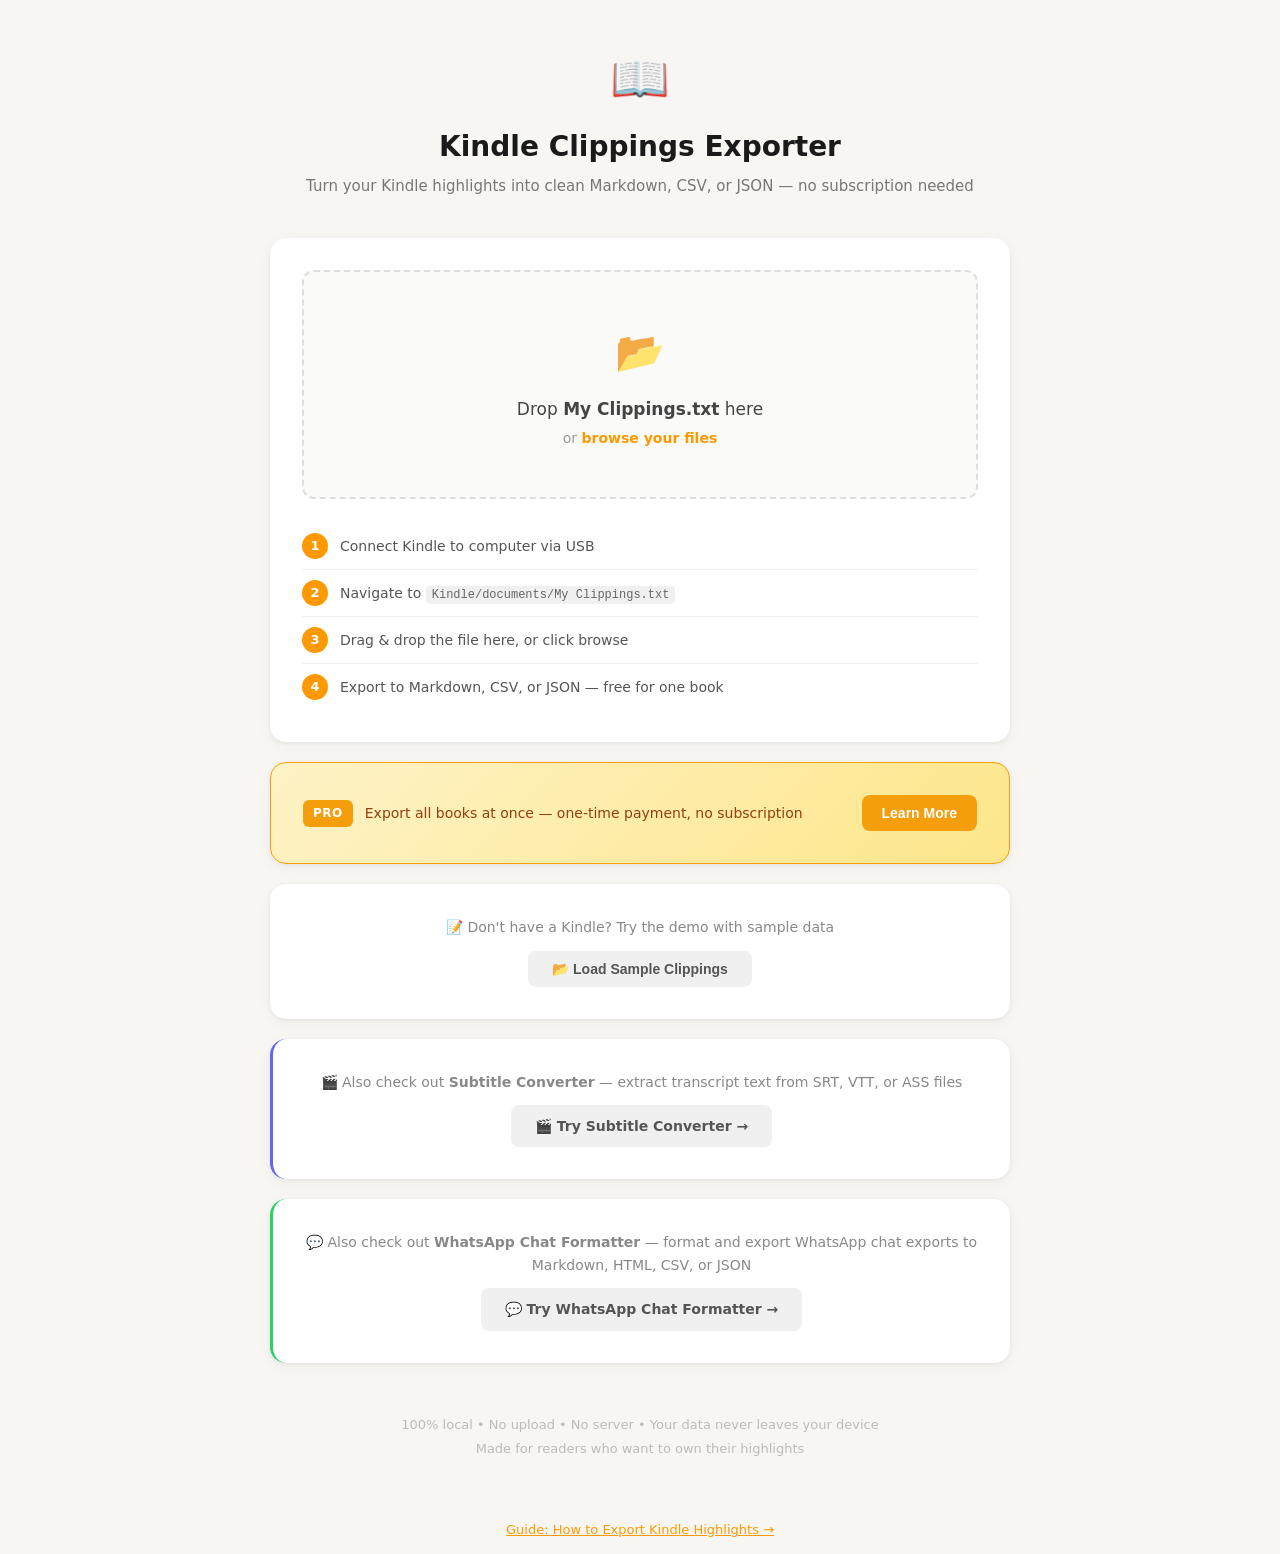
<file: index.html>
﻿<!DOCTYPE html>
<html lang="en">
<head>
<meta charset="UTF-8">
<meta name="viewport" content="width=device-width, initial-scale=1.0">
<title>Kindle Highlights Exporter - Export Kindle Clippings to Markdown, CSV, JSON</title>
<meta name="description" content="Export your Kindle highlights and notes to Markdown, CSV, or JSON. 100% in your browser. No upload, no server, no subscription. Free for single-book export.">
<meta name="keywords" content="Kindle highlights export, Kindle clippings, My Clippings.txt, export Kindle notes, Kindle highlight manager, Kindle to Markdown, Kindle to CSV, Kindle notebook export">
<meta property="og:title" content="Kindle Highlights Exporter - Free Online Tool">
<meta property="og:description" content="Export your Kindle highlights to Markdown, CSV, or JSON. 100% offline, no subscription.">
<meta property="og:image" content="https://xueboyang1985.github.io/kindle-exporter/og-image.png">
<meta property="og:type" content="website">
<meta property="og:url" content="https://xueboyang1985.github.io/kindle-exporter/">
<meta name="twitter:card" content="summary_large_image">
<meta name="twitter:title" content="Kindle Highlights Exporter - Free Online Tool">
<meta name="twitter:description" content="Export your Kindle highlights to Markdown, CSV, or JSON. 100% offline, no subscription.">
<link rel="canonical" href="https://xueboyang1985.github.io/kindle-exporter/">
<link rel="stylesheet" href="style.css">
<script type="application/ld+json">
{
  "@context": "https://schema.org",
  "@type": "SoftwareApplication",
  "name": "Kindle Highlights Exporter",
  "url": "https://xueboyang1985.github.io/kindle-exporter/",
  "applicationCategory": "UtilityApplication",
  "operatingSystem": "All",
  "description": "Export your Kindle highlights and notes to Markdown, CSV, or JSON. 100% free, no upload required.",
  "offers": {
    "@type": "Offer",
    "price": "0",
    "priceCurrency": "USD"
  },
  "author": {
    "@type": "Person",
    "name": "xuebo8"
  }
}
</script>
<script type="application/ld+json">
{
  "@context": "https://schema.org",
  "@type": "FAQPage",
  "mainEntity": [{
    "@type": "Question",
    "name": "How do I export my Kindle highlights?",
    "acceptedAnswer": {
      "@type": "Answer",
      "text": "Connect your Kindle to your computer via USB, find the 'My Clippings.txt' file in the Kindle/documents/ folder, and drag it onto this page. Your highlights will be extracted instantly."
    }
  }, {
    "@type": "Question",
    "name": "Is this tool free?",
    "acceptedAnswer": {
      "@type": "Answer",
      "text": "Yes, single-book export is completely free. PRO version ($9.99 one-time) unlocks unlimited books and priority support."
    }
  }, {
    "@type": "Question",
    "name": "Are my highlights uploaded to a server?",
    "acceptedAnswer": {
      "@type": "Answer",
      "text": "No. All processing happens locally in your browser. Your data never leaves your device."
    }
  }, {
    "@type": "Question",
    "name": "What formats can I export to?",
    "acceptedAnswer": {
      "@type": "Answer",
      "text": "You can export to Markdown (.md), CSV (.csv), or JSON (.json)."
    }
  }]
}
</script>
</head>
<body>
<div class="container">
  <div class="header">
    <div class="logo">📖</div>
    <h1>Kindle Clippings Exporter</h1>
    <p class="subtitle">Turn your Kindle highlights into clean Markdown, CSV, or JSON — no subscription needed</p>
    <p class="back-link" id="home-link" style="display:none;"><a href="#" id="btn-back">← Upload a different file</a></p>
  </div>

  <div class="card upload-card" id="upload-card">
    <div class="upload-zone" id="drop-zone">
      <div class="upload-icon">📂</div>
      <p class="upload-text">Drop <strong>My Clippings.txt</strong> here</p>
      <p class="upload-hint">or <a href="#" id="click-upload">browse your files</a></p>
      <input type="file" id="file-input" accept=".txt" hidden>
    </div>
    <div class="steps">
      <div class="step">
        <span class="step-num">1</span>
        <span>Connect Kindle to computer via USB</span>
      </div>
      <div class="step">
        <span class="step-num">2</span>
        <span>Navigate to <code>Kindle/documents/My Clippings.txt</code></span>
      </div>
      <div class="step">
        <span class="step-num">3</span>
        <span>Drag & drop the file here, or click browse</span>
      </div>
      <div class="step">
        <span class="step-num">4</span>
        <span>Export to Markdown, CSV, or JSON — free for one book</span>
      </div>
    </div>
  </div>

  <!-- Results -->
  <div class="card results-card" id="results-card" style="display:none;">
    <div class="results-header">
      <h2 id="book-count">0 books</h2>
      <p id="highlight-count">0 highlights</p>
      <div class="results-actions">
        <button class="btn btn-export" data-format="md">📄 Export as Markdown</button>
        <button class="btn btn-export" data-format="csv">📊 Export as CSV</button>
        <button class="btn btn-export" data-format="json">📦 Export as JSON</button>
      </div>
      <p class="free-hint">Free exports only include the first book. <a href="#" id="btn-show-pro">Upgrade to PRO</a> for all books.</p>
    </div>
    <div class="book-list" id="book-list"></div>
  </div>

  <!-- PRO upsell -->
  <div class="card pro-card" id="pro-card">
    <div class="pro-header">
      <span class="pro-badge-large">PRO</span>
      <span>Export all books at once — one-time payment, no subscription</span>
      <button class="btn btn-pro" id="btn-show-pro2">Learn More</button>
    </div>
  </div>

  <!-- Sample data -->
  <div class="card example-card">
    <p class="example-text">📝 Don't have a Kindle? Try the demo with sample data</p>
    <button class="btn btn-sample" id="load-sample">📂 Load Sample Clippings</button>
  </div>

  <!-- Cross-promotion -->
  <div class="card example-card" style="border-left: 3px solid #6366f1;">
    <p class="example-text">🎬 Also check out <strong>Subtitle Converter</strong> — extract transcript text from SRT, VTT, or ASS files</p>
    <a href="https://xueboyang1985.github.io/subtitle-converter/" target="_blank" class="btn btn-sample" style="text-decoration:none;display:inline-block;">🎬 Try Subtitle Converter →</a>
  </div>
  <div class="card example-card" style="border-left: 3px solid #25d366;">
    <p class="example-text">💬 Also check out <strong>WhatsApp Chat Formatter</strong> — format and export WhatsApp chat exports to Markdown, HTML, CSV, or JSON</p>
    <a href="https://xueboyang1985.github.io/whatsapp-chat-formatter/" target="_blank" class="btn btn-sample" style="text-decoration:none;display:inline-block;">💬 Try WhatsApp Chat Formatter →</a>
  </div>


  <div class="footer">
    <p>100% local &bull; No upload &bull; No server &bull; Your data never leaves your device</p>
    <p class="footer-small">Made for readers who want to own their highlights</p>
  </div>
</div>

<!-- PRO Modal -->
<div class="modal-overlay" id="pro-modal" style="display:none;">
  <div class="modal">
    <button class="modal-close" id="modal-close">✕</button>
    <h2>🔓 Upgrade to PRO</h2>
    <table class="compare-table">
      <tr><th>Feature</th><th>Free</th><th>PRO</th></tr>
      <tr><td>Books exported</td><td>1 book</td><td>Unlimited</td></tr>
      <tr><td>Export formats</td><td>Markdown, CSV, JSON</td><td>Markdown, CSV, JSON</td></tr>
      <tr><td>Notes included</td><td>✅</td><td>✅</td></tr>
      <tr><td>100% local (no upload)</td><td>✅</td><td>✅</td></tr>
      <tr><td>Priority support</td><td>—</td><td>✅</td></tr>
    </table>
    <p class="pro-price">$9.99 <span class="pro-price-sub">one-time payment · 3 devices</span></p>
    <p style="text-align:center;margin-bottom:12px;"><a href="javascript:void(0)" data-gumroad="https://xuebo8.gumroad.com/l/iwropv" class="btn btn-pro" style="text-decoration:none;display:inline-block;" id="btn-buy-pro">🛒 Buy a PRO Key</a></p>
    <div class="license-row">
      <input type="text" id="pro-key-input" placeholder="Enter PRO key">
      <button class="btn btn-pro" id="btn-activate">Activate</button>
    </div>
    <p class="pro-hint">Each key works on up to 3 devices · <a href="guide.html">User Guide & FAQ</a>        <p class="example-text">🔐 Also check out <strong>Password Generator</strong> — create strong, secure passwords instantly</p>
        <a href="https://xueboyang1985.github.io/password-generator/" target="_blank" class="btn btn-sample" style="text-decoration:none;display:inline-block;padding:6px 14px;background:#6366f1;color:white;border-radius:6px;font-size:13px;font-weight:500;">Try Password Generator →</a>
        <p class="example-text">📱 Also check out <strong>QR Code Generator</strong> — generate QR codes for URLs, text, WiFi and more</p>
        <a href="https://xueboyang1985.github.io/qr-code-generator/" target="_blank" class="btn btn-sample" style="text-decoration:none;display:inline-block;padding:6px 14px;background:#6366f1;color:white;border-radius:6px;font-size:13px;font-weight:500;">Try QR Code Generator →</a>
</p>
  </div>
</div>

<p style="text-align:center;margin-bottom:12px;"><a href="blog/export-kindle-highlights.html" style="color:#ff9900;font-size:13px;">Guide: How to Export Kindle Highlights →</a></p>
<script src="parser.js"></script>
<script src="app.js"></script>
<script src="https://gumroad.com/js/gumroad.js"></script>
</body>
</html>
</file>
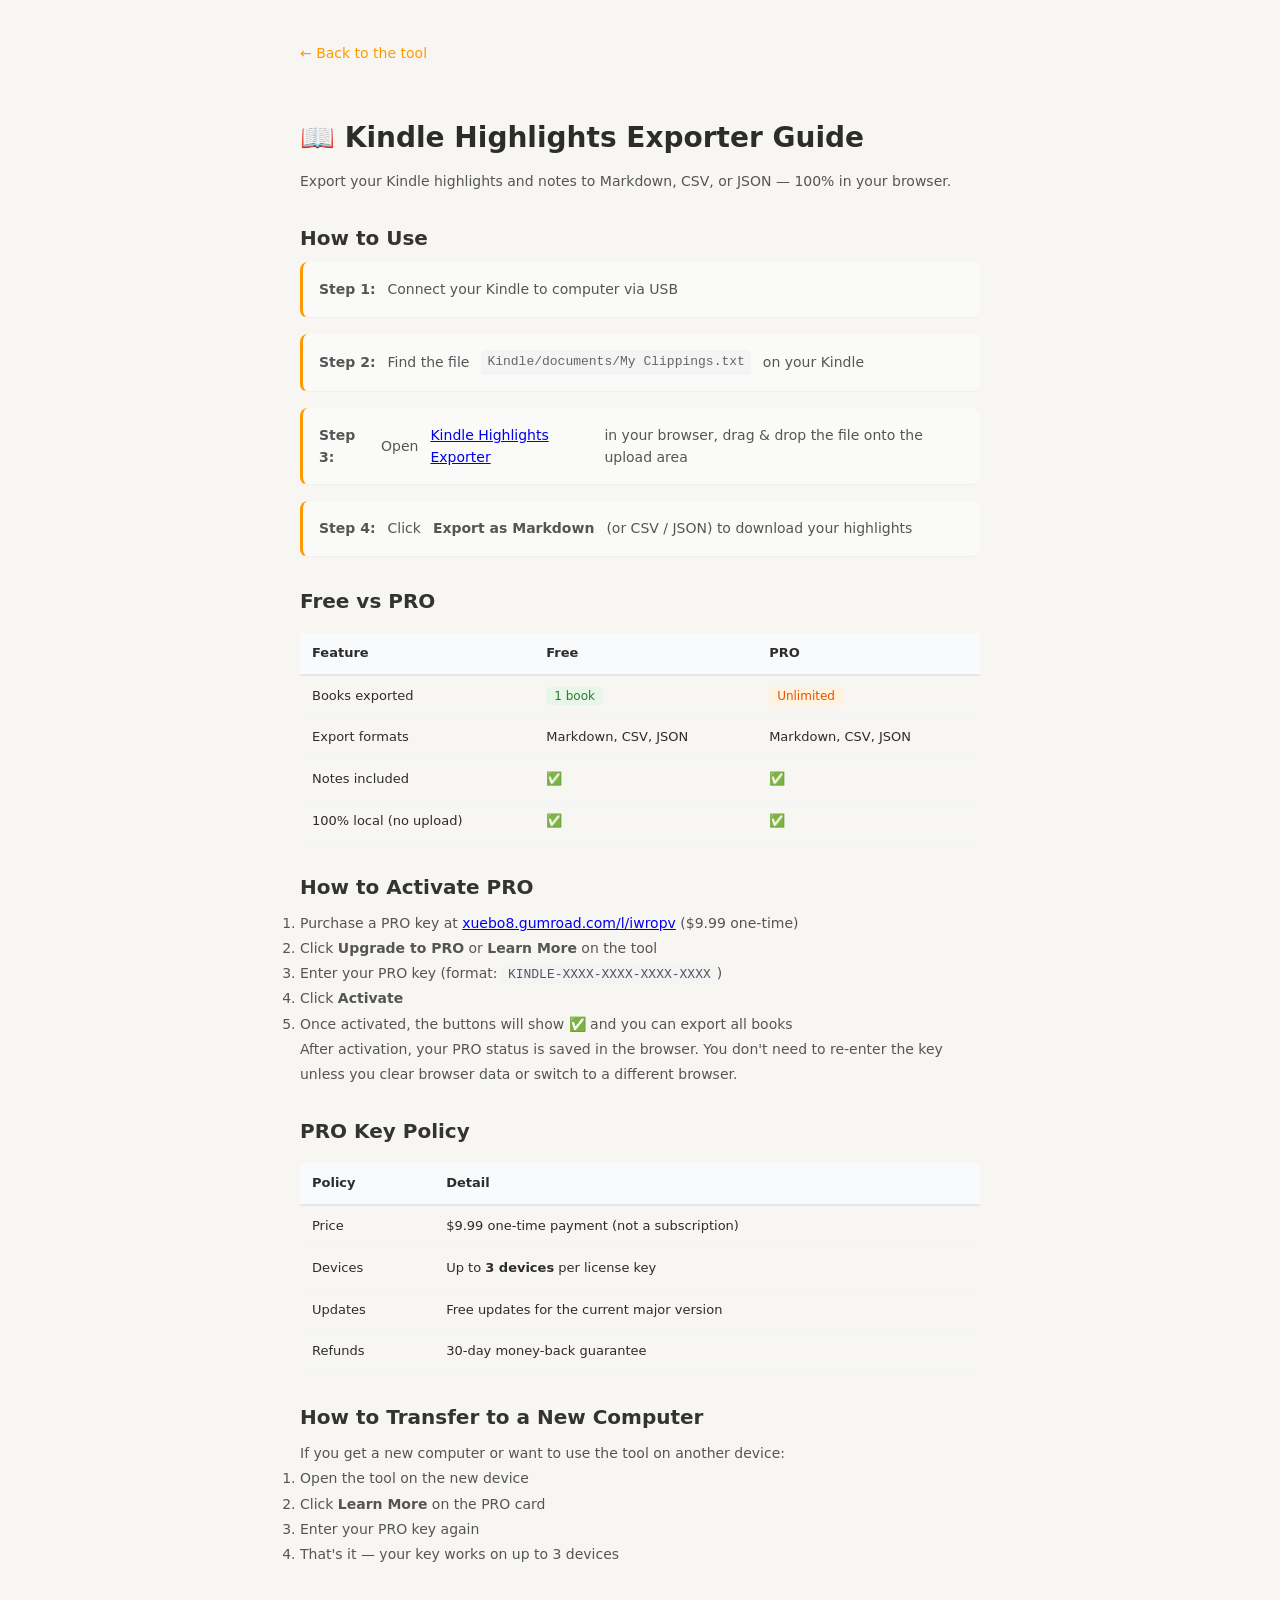
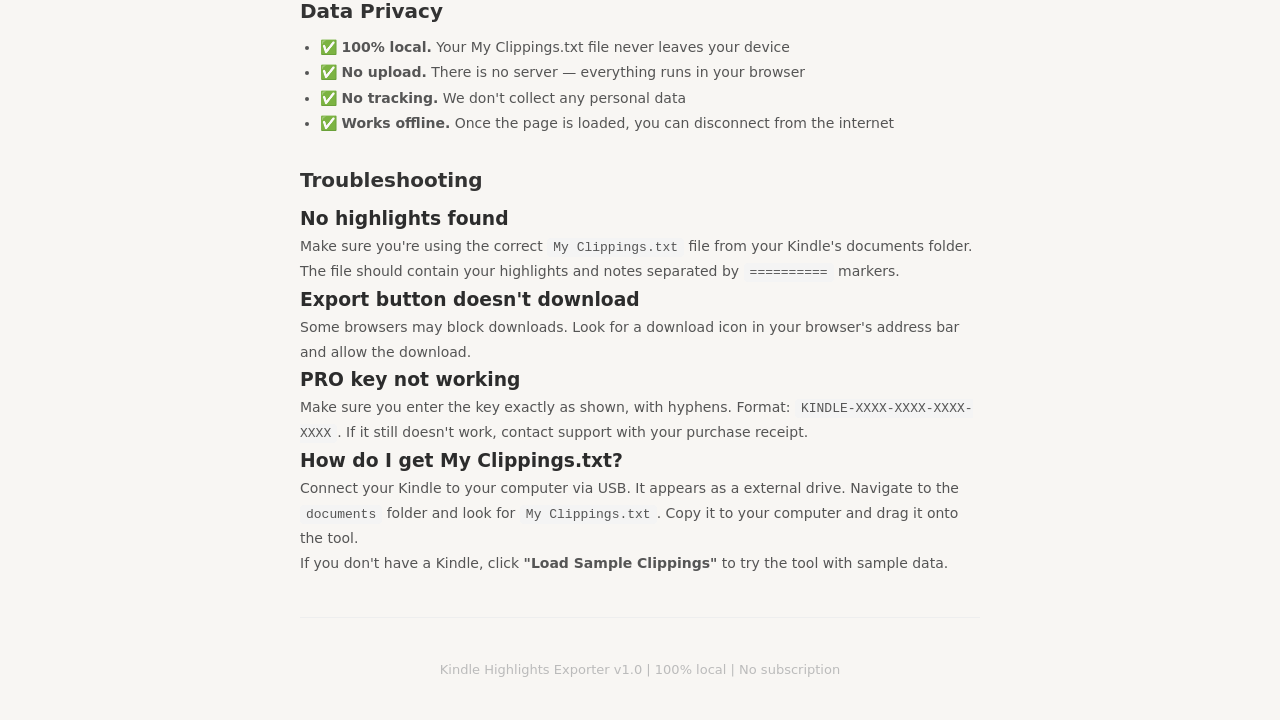
<file: guide.html>
<!DOCTYPE html>
<html lang="en">
<head>
<meta charset="UTF-8">
<meta name="viewport" content="width=device-width, initial-scale=1.0">
<title>User Guide - Kindle Highlights Exporter</title>
<meta name="description" content="Learn how to export your Kindle highlights and notes to Markdown, CSV, or JSON. Step-by-step guide for Kindle Clippings export. 100% free, no upload required.">
<meta name="keywords" content="Kindle highlights export guide, My Clippings.txt tutorial, export Kindle notes, Kindle to Markdown guide">
<meta property="og:title" content="User Guide - Kindle Highlights Exporter">
<meta property="og:description" content="Step-by-step guide to export your Kindle highlights to Markdown, CSV, or JSON. 100% offline browser tool.">
<meta property="og:image" content="https://xueboyang1985.github.io/kindle-exporter/og-image.png">
<meta property="og:type" content="website">
<meta property="og:url" content="https://xueboyang1985.github.io/kindle-exporter/guide.html">
<meta name="twitter:card" content="summary_large_image">
<meta name="twitter:title" content="User Guide - Kindle Highlights Exporter">
<meta name="twitter:description" content="Step-by-step guide to export Kindle highlights to Markdown, CSV, or JSON. 100% offline.">
<link rel="canonical" href="https://xueboyang1985.github.io/kindle-exporter/guide.html">
<link rel="stylesheet" href="style.css">
<style>
.guide { max-width: 720px; margin: 0 auto; padding: 40px 20px; }
.guide h1 { font-size: 28px; margin: 32px 0 8px; }
.guide h2 { font-size: 20px; margin: 28px 0 8px; color: #333; }
.guide p, .guide li { font-size: 14px; line-height: 1.8; color: #555; }
.guide ul { padding-left: 20px; }
.guide code { background: #f4f4f4; padding: 2px 6px; border-radius: 4px; font-size: 13px; }
.guide .step { margin-bottom: 16px; padding: 16px; background: #fafaf8; border-radius: 8px; border-left: 3px solid #ff9900; }
.guide .back { margin-bottom: 20px; display: inline-block; color: #ff9900; text-decoration: none; font-size: 14px; }
.guide .back:hover { text-decoration: underline; }
.policy-table { width: 100%; border-collapse: collapse; margin: 16px 0; font-size: 13px; }
.policy-table th { background: #f9fafb; padding: 10px 12px; text-align: left; border-bottom: 2px solid #e5e7eb; }
.policy-table td { padding: 10px 12px; border-bottom: 1px solid #f3f4f6; }
.tag-free { background: #e8f5e9; color: #2e7d32; padding: 2px 8px; border-radius: 4px; font-size: 12px; }
.tag-pro { background: #fff3e0; color: #e65100; padding: 2px 8px; border-radius: 4px; font-size: 12px; }
</style>
</head>
<body>
<div class="guide">
  <a href="./" class="back">← Back to the tool</a>
  <h1>📖 Kindle Highlights Exporter Guide</h1>
  <p>Export your Kindle highlights and notes to Markdown, CSV, or JSON — 100% in your browser.</p>

  <h2>How to Use</h2>

  <div class="step">
    <strong>Step 1:</strong> Connect your Kindle to computer via USB
  </div>
  <div class="step">
    <strong>Step 2:</strong> Find the file <code>Kindle/documents/My Clippings.txt</code> on your Kindle
  </div>
  <div class="step">
    <strong>Step 3:</strong> Open <a href="./">Kindle Highlights Exporter</a> in your browser, drag & drop the file onto the upload area
  </div>
  <div class="step">
    <strong>Step 4:</strong> Click <strong>Export as Markdown</strong> (or CSV / JSON) to download your highlights
  </div>

  <h2>Free vs PRO</h2>
  <table class="policy-table">
    <tr><th>Feature</th><th>Free</th><th>PRO</th></tr>
    <tr><td>Books exported</td><td><span class="tag-free">1 book</span></td><td><span class="tag-pro">Unlimited</span></td></tr>
    <tr><td>Export formats</td><td>Markdown, CSV, JSON</td><td>Markdown, CSV, JSON</td></tr>
    <tr><td>Notes included</td><td>✅</td><td>✅</td></tr>
    <tr><td>100% local (no upload)</td><td>✅</td><td>✅</td></tr>
  </table>

  <h2>How to Activate PRO</h2>
  <ol>
    <li>Purchase a PRO key at <a href="https://xuebo8.gumroad.com/l/iwropv" target="_blank">xuebo8.gumroad.com/l/iwropv</a> ($9.99 one-time)</li>
    <li>Click <strong>Upgrade to PRO</strong> or <strong>Learn More</strong> on the tool</li>
    <li>Enter your PRO key (format: <code>KINDLE-XXXX-XXXX-XXXX-XXXX</code>)</li>
    <li>Click <strong>Activate</strong></li>
    <li>Once activated, the buttons will show ✅ and you can export all books</li>
  </ol>
  <p>After activation, your PRO status is saved in the browser. You don't need to re-enter the key unless you clear browser data or switch to a different browser.</p>

  <h2>PRO Key Policy</h2>
  <table class="policy-table">
    <tr><th>Policy</th><th>Detail</th></tr>
    <tr><td>Price</td><td>$9.99 one-time payment (not a subscription)</td></tr>
    <tr><td>Devices</td><td>Up to <strong>3 devices</strong> per license key</td></tr>
    <tr><td>Updates</td><td>Free updates for the current major version</td></tr>
    <tr><td>Refunds</td><td>30-day money-back guarantee</td></tr>
  </table>

  <h2>How to Transfer to a New Computer</h2>
  <p>If you get a new computer or want to use the tool on another device:</p>
  <ol>
    <li>Open the tool on the new device</li>
    <li>Click <strong>Learn More</strong> on the PRO card</li>
    <li>Enter your PRO key again</li>
    <li>That's it — your key works on up to 3 devices</li>
  </ol>

  <h2>Data Privacy</h2>
  <ul>
    <li>✅ <strong>100% local.</strong> Your My Clippings.txt file never leaves your device</li>
    <li>✅ <strong>No upload.</strong> There is no server — everything runs in your browser</li>
    <li>✅ <strong>No tracking.</strong> We don't collect any personal data</li>
    <li>✅ <strong>Works offline.</strong> Once the page is loaded, you can disconnect from the internet</li>
  </ul>

  <h2>Troubleshooting</h2>
  <h3>No highlights found</h3>
  <p>Make sure you're using the correct <code>My Clippings.txt</code> file from your Kindle's documents folder. The file should contain your highlights and notes separated by <code>==========</code> markers.</p>

  <h3>Export button doesn't download</h3>
  <p>Some browsers may block downloads. Look for a download icon in your browser's address bar and allow the download.</p>

  <h3>PRO key not working</h3>
  <p>Make sure you enter the key exactly as shown, with hyphens. Format: <code>KINDLE-XXXX-XXXX-XXXX-XXXX</code>. If it still doesn't work, contact support with your purchase receipt.</p>

  <h3>How do I get My Clippings.txt?</h3>
  <p>Connect your Kindle to your computer via USB. It appears as a external drive. Navigate to the <code>documents</code> folder and look for <code>My Clippings.txt</code>. Copy it to your computer and drag it onto the tool.</p>
  <p>If you don't have a Kindle, click <strong>"Load Sample Clippings"</strong> to try the tool with sample data.</p>

  <hr style="margin:40px 0;border:none;border-top:1px solid #eee;">
  <p style="text-align:center;color:#bbb;font-size:13px;">Kindle Highlights Exporter v1.0 | 100% local | No subscription</p>
</div>
</body>
</html>
</file>
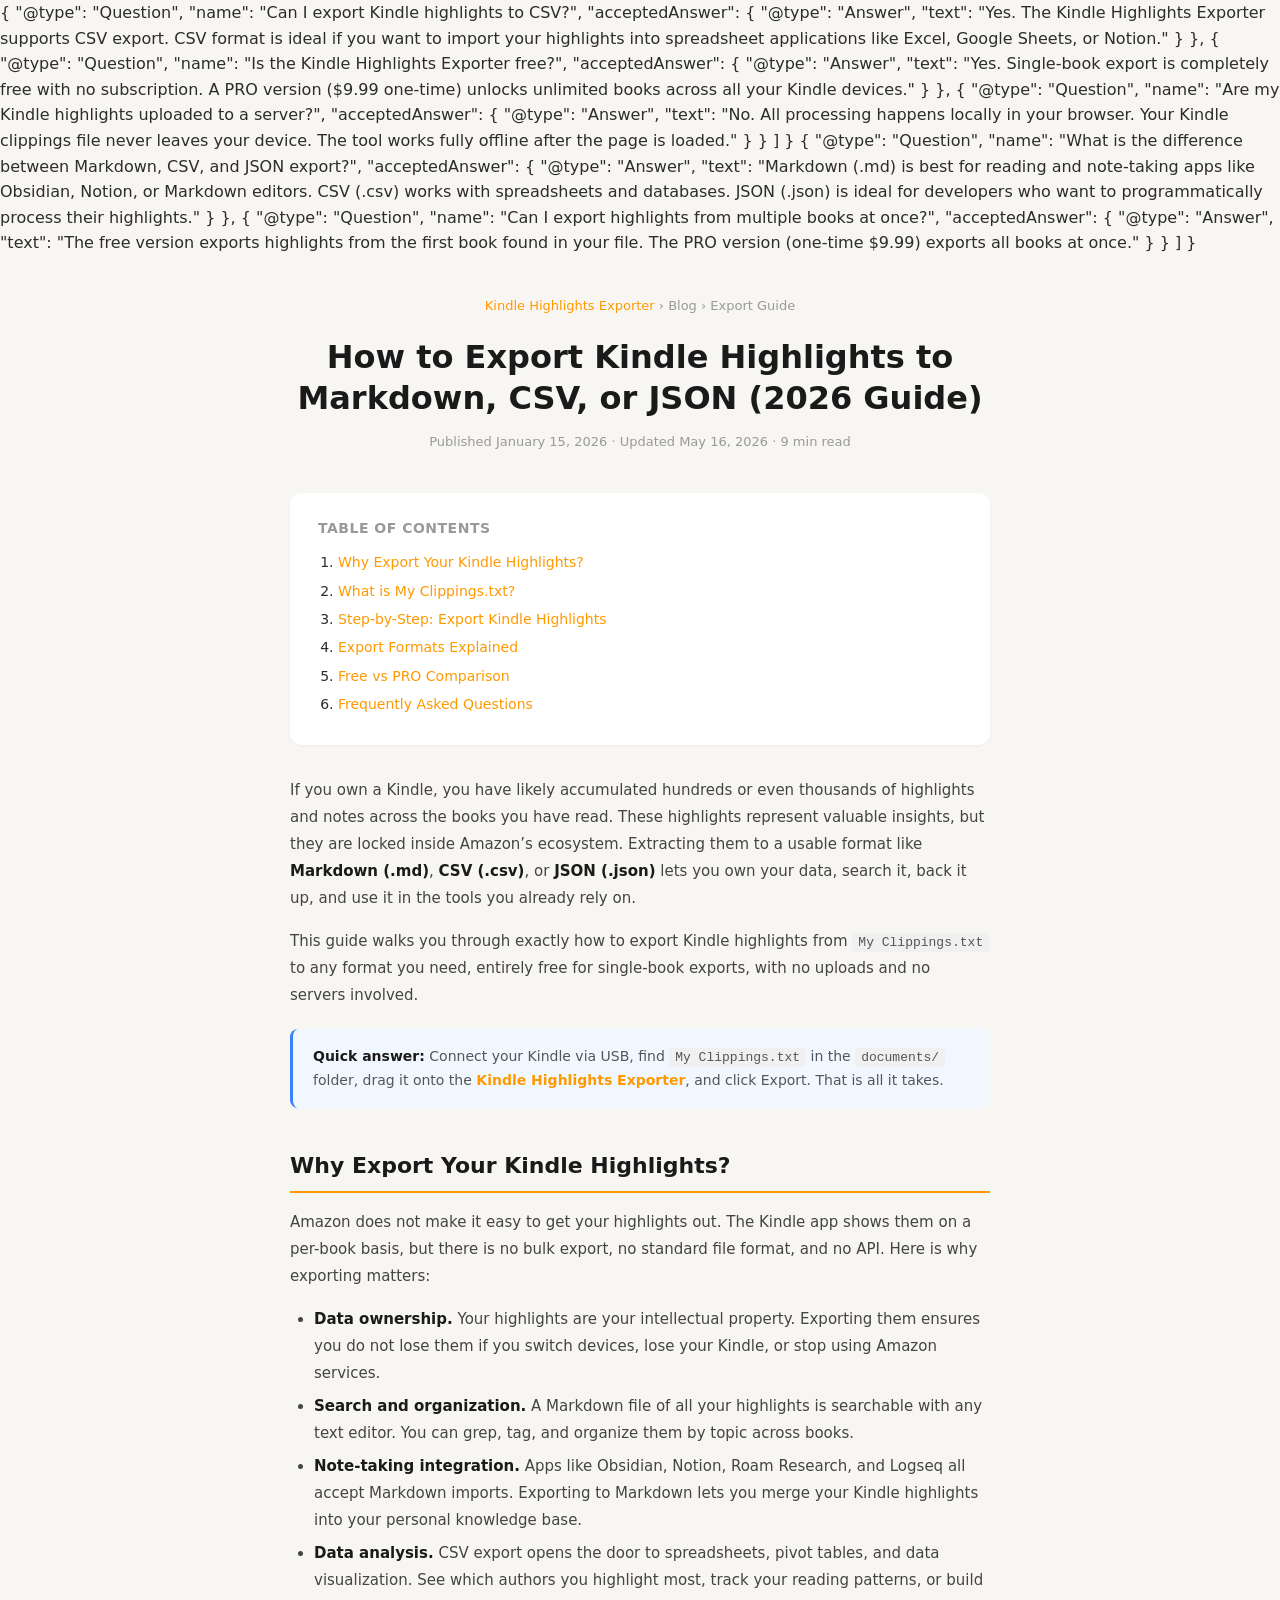
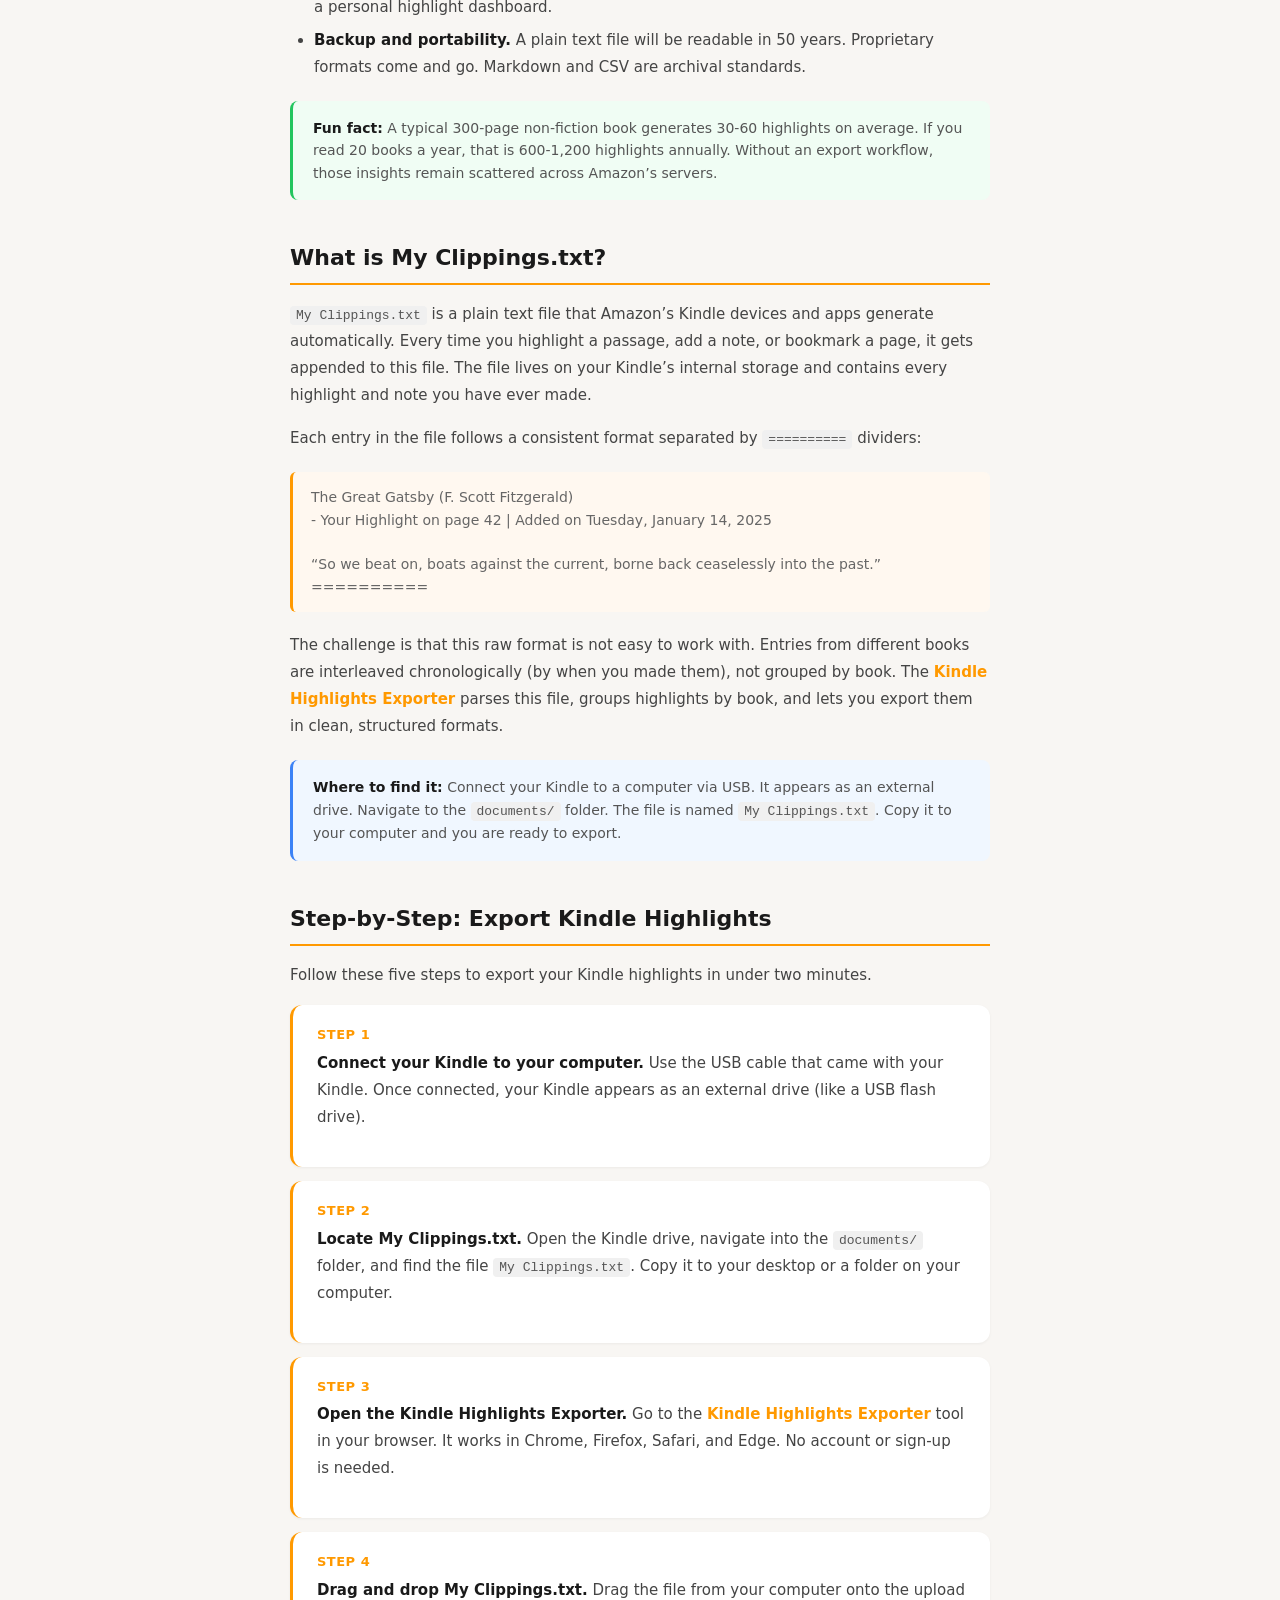
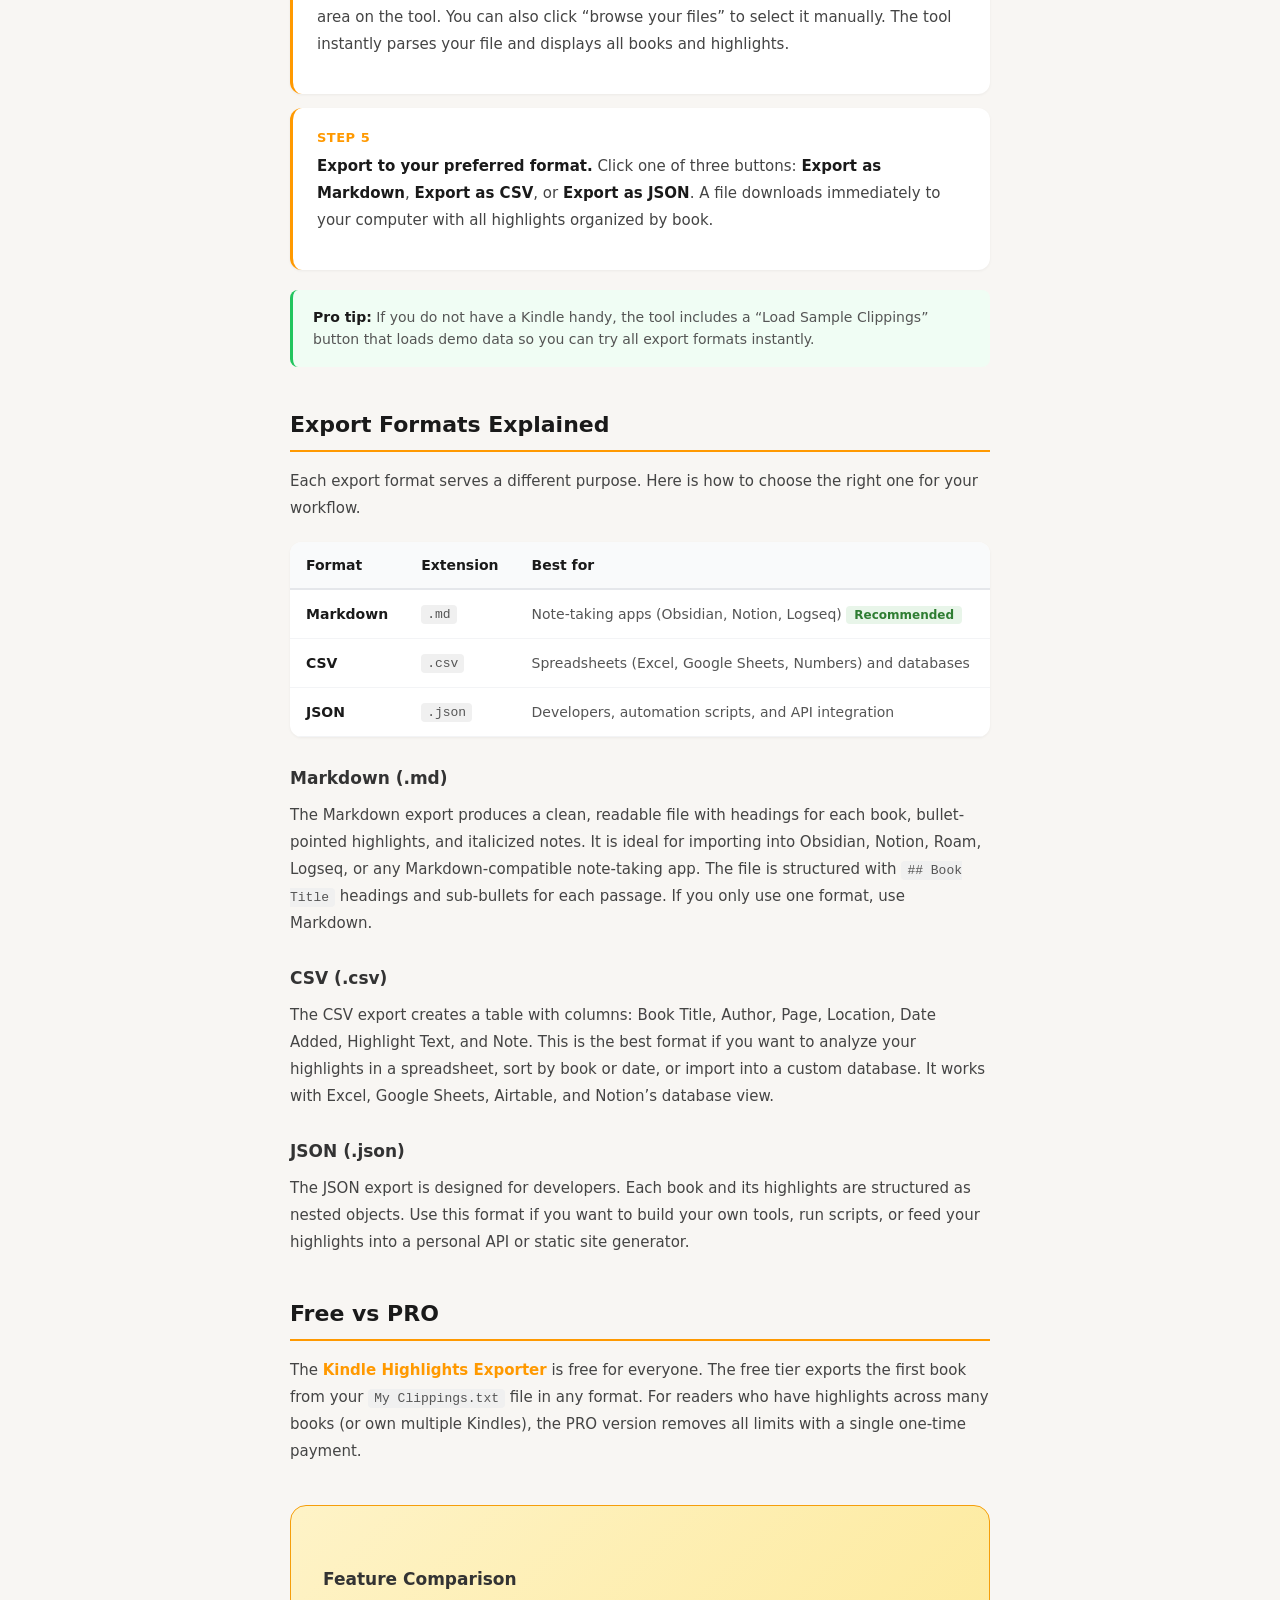
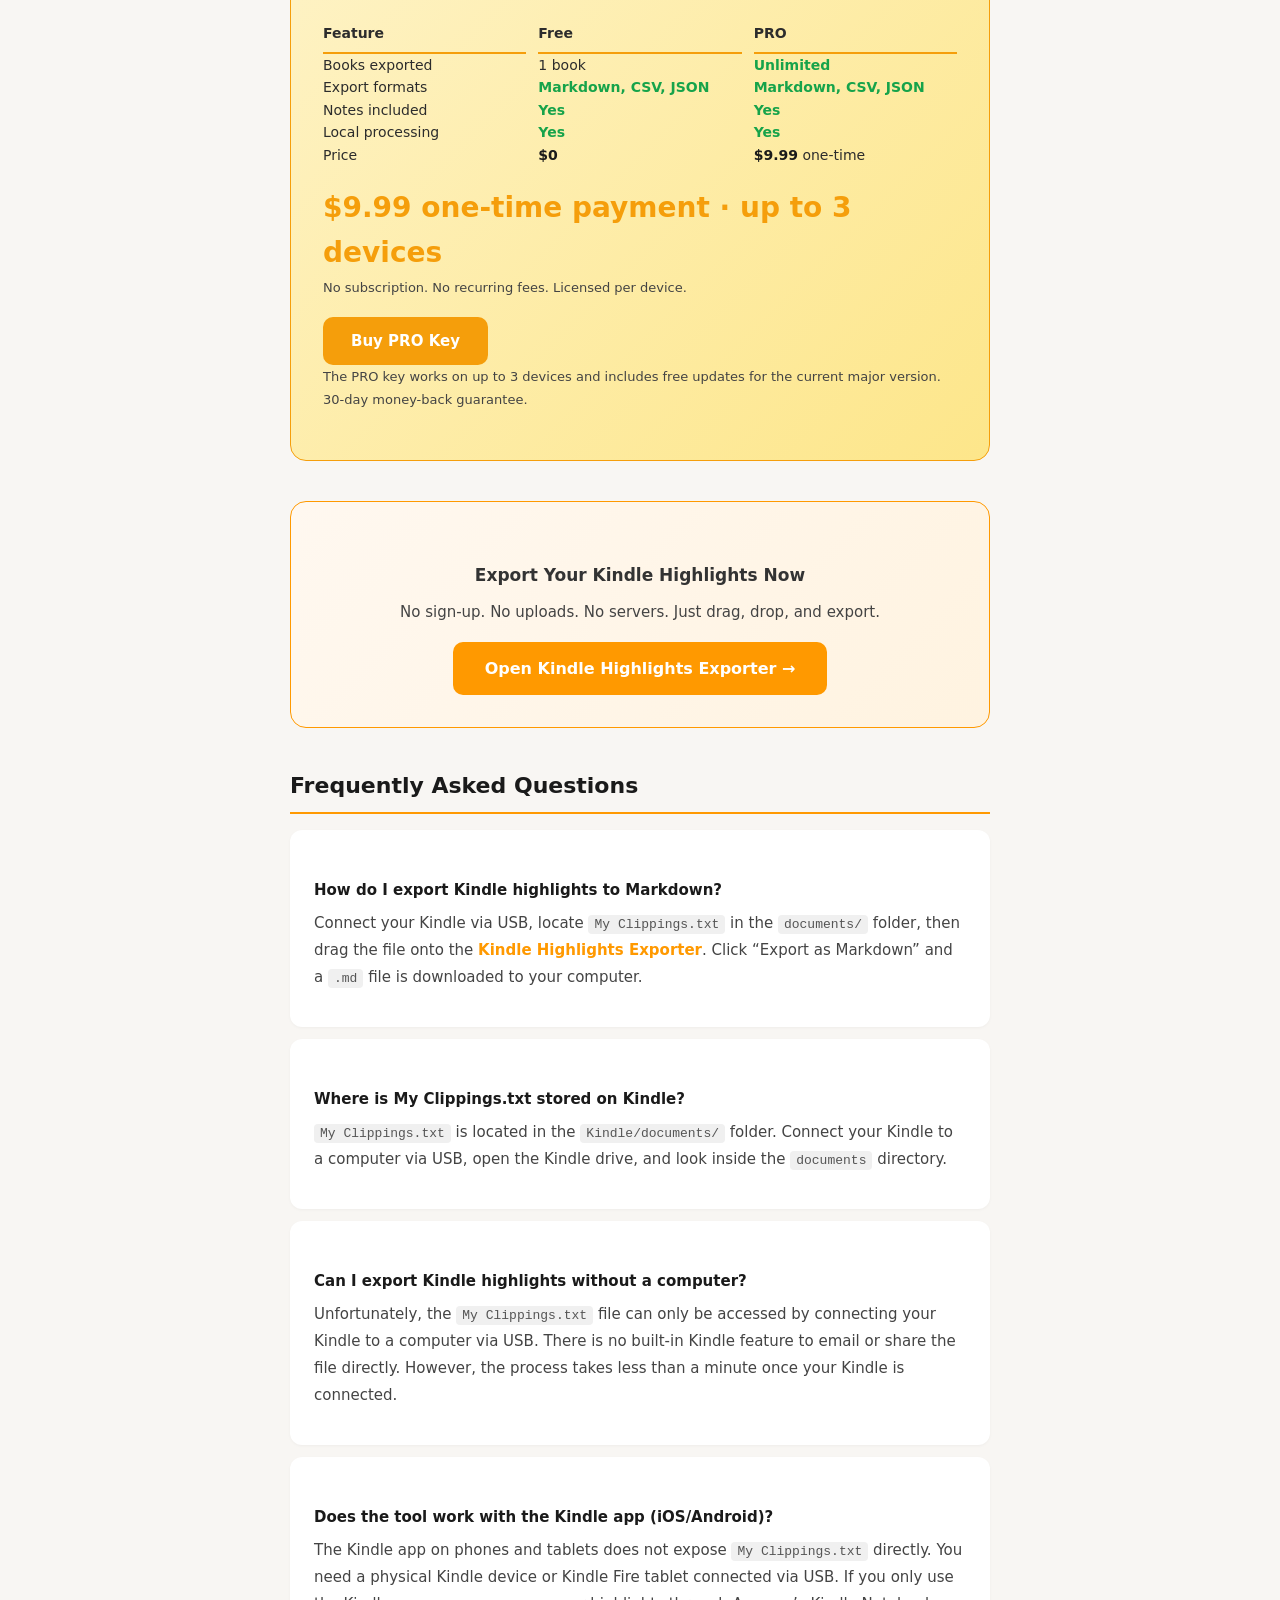
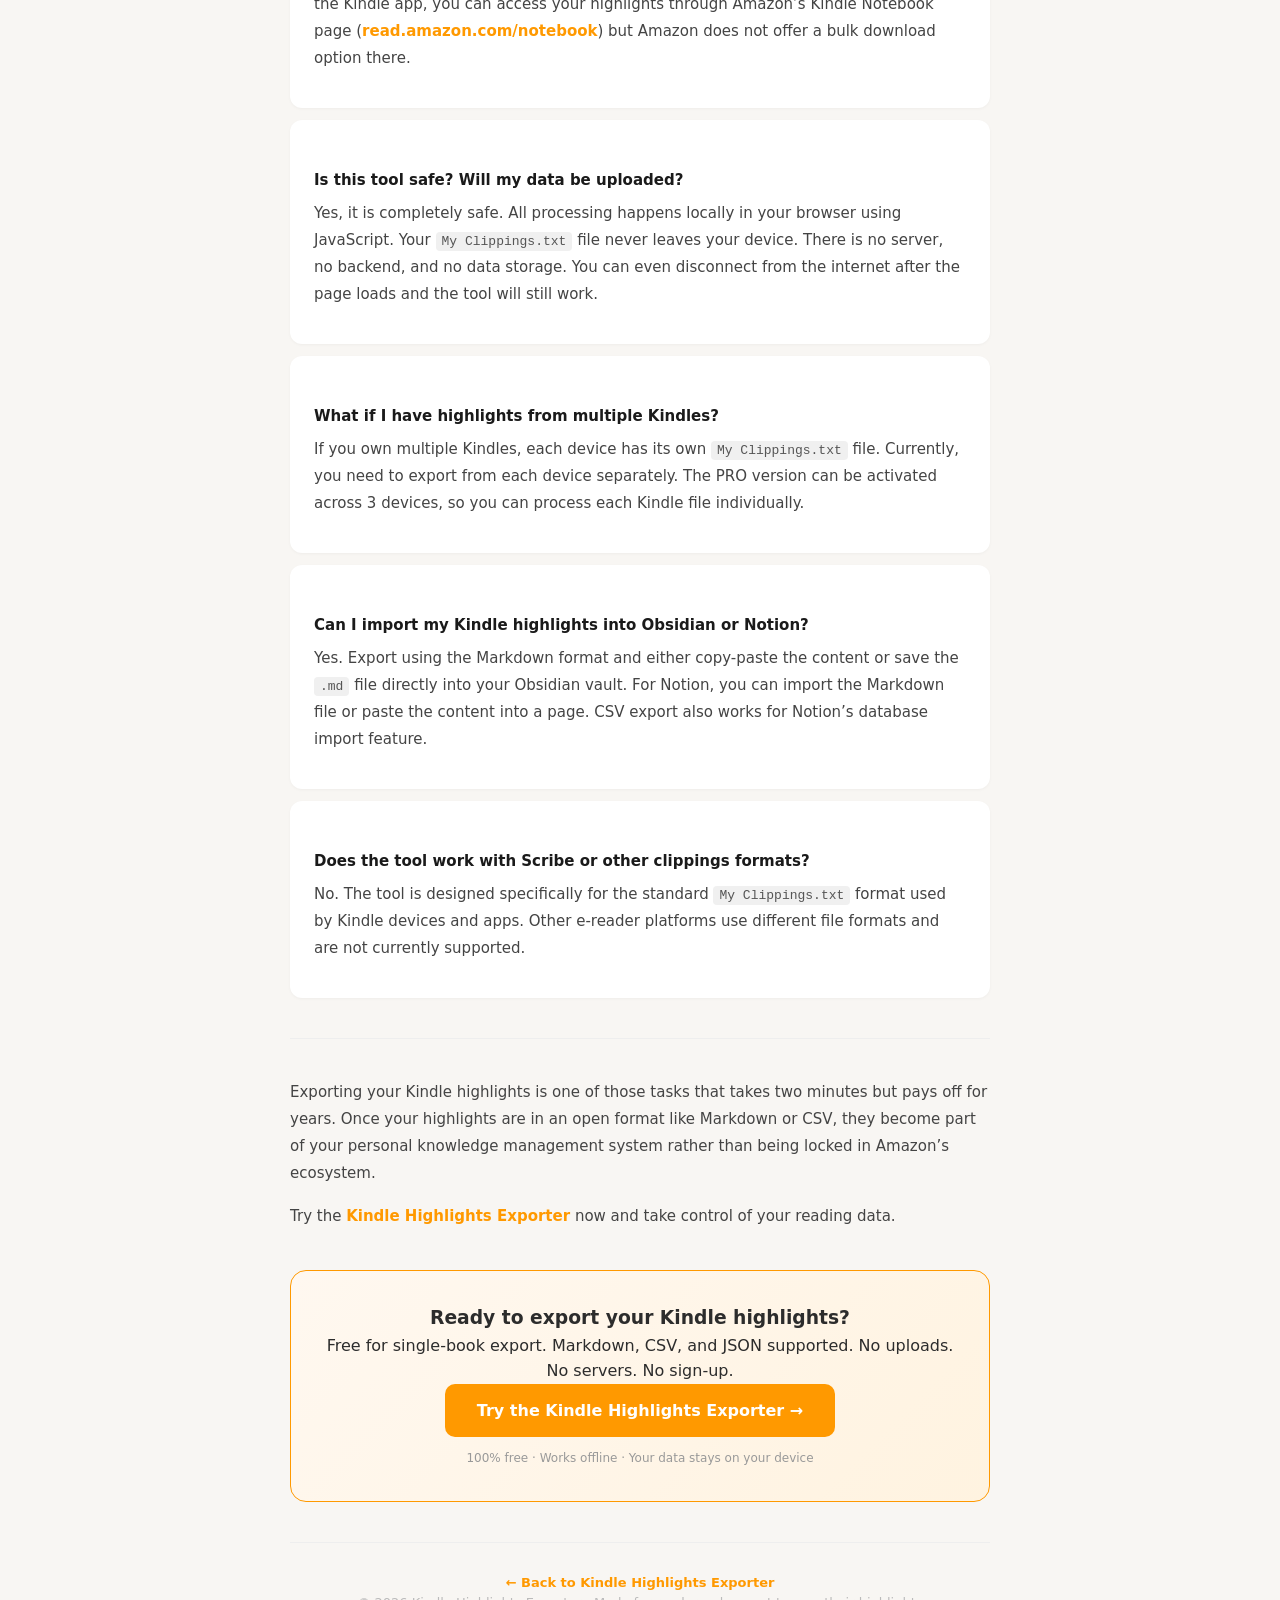
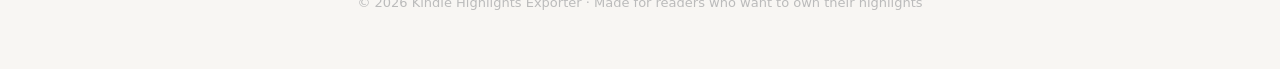
<file: blog/export-kindle-highlights.html>
<!DOCTYPE html>
<html lang="en">
<head>
<meta charset="UTF-8">
<meta name="viewport" content="width=device-width, initial-scale=1.0">
<title>How to Export Kindle Highlights to Markdown, CSV, or JSON (2026 Guide)</title>
<meta name="description" content="Complete guide to exporting Kindle highlights from My Clippings.txt to Markdown, CSV, or JSON. Step-by-step instructions, format comparisons, and free vs PRO options.">
<meta name="keywords" content="how to export kindle highlights, export kindle highlights to markdown, kindle clippings export, my clippings.txt, kindle to markdown, kindle to csv, kindle to json, kindle notes export, kindle highlights manager, kindle notebook export, kindle highlight extractor">
<meta property="og:title" content="How to Export Kindle Highlights to Markdown, CSV, or JSON (2026 Guide)">
<meta property="og:description" content="Complete step-by-step guide to exporting Kindle highlights from My Clippings.txt. Supports Markdown, CSV, and JSON export. 100% free for single books.">
<meta property="og:image" content="https://xueboyang1985.github.io/kindle-exporter/og-image.png">
<meta property="og:type" content="article">
<meta property="og:url" content="https://xueboyang1985.github.io/kindle-exporter/blog/export-kindle-highlights.html">
<meta property="article:published_time" content="2026-01-15">
<meta property="article:modified_time" content="2026-05-16">
<meta property="article:author" content="xuebo8">
<meta name="twitter:card" content="summary_large_image">
<meta name="twitter:title" content="How to Export Kindle Highlights to Markdown, CSV, or JSON (2026 Guide)">
<meta name="twitter:description" content="Step-by-step guide to exporting Kindle highlights to Markdown, CSV, or JSON. 100% local browser tool, no upload needed.">
<link rel="canonical" href="https://xueboyang1985.github.io/kindle-exporter/blog/export-kindle-highlights.html">

<script type="application/ld+json">
{
  "@context": "https://schema.org",
  "@type": "Article",
  "headline": "How to Export Kindle Highlights to Markdown, CSV, or JSON (2026 Guide)",
  "description": "Complete guide to exporting Kindle highlights from My Clippings.txt to Markdown, CSV, or JSON.",
  "image": "https://xueboyang1985.github.io/kindle-exporter/og-image.png",
  "author": { "@type": "Person", "name": "xuebo8" },
  "datePublished": "2026-01-15",
  "dateModified": "2026-05-16",
  "publisher": { "@type": "Organization", "name": "Kindle Highlights Exporter" }
}
</script>
<script type="application/ld+json">
{
  "@context": "https://schema.org",
  "@type": "HowTo",
  "name": "How to Export Kindle Highlights to Markdown",
  "description": "Step-by-step instructions to export Kindle highlights from My Clippings.txt to Markdown, CSV, or JSON.",
  "totalTime": "PT5M",
  "tool": { "@type": "HowToTool", "name": "Kindle Highlights Exporter" },
  "step": [
    { "@type": "HowToStep", "position": 1, "name": "Connect Kindle to computer", "text": "Connect your Kindle to your computer using a USB cable. It will appear as an external drive." },
    { "@type": "HowToStep", "position": 2, "name": "Locate My Clippings.txt", "text": "Navigate to the documents folder on your Kindle and find the My Clippings.txt file." },
    { "@type": "HowToStep", "position": 3, "name": "Open the exporter tool", "text": "Go to the Kindle Highlights Exporter website in your browser." },
    { "@type": "HowToStep", "position": 4, "name": "Drop the file", "text": "Drag and drop the My Clippings.txt file onto the upload area, or click to browse and select it." },
    { "@type": "HowToStep", "position": 5, "name": "Choose export format", "text": "Click Export as Markdown, Export as CSV, or Export as JSON to download your highlights." }
  ]
}
</script>

<script type="application/ld+json">
{
  "@context": "https://schema.org",
  "@type": "FAQPage",
  "mainEntity": [
    {
      "@type": "Question",
      "name": "How do I export Kindle highlights to Markdown?",
      "acceptedAnswer": {
        "@type": "Answer",
        "text": "Connect your Kindle via USB, locate My Clippings.txt in the documents folder, then drag it onto the Kindle Highlights Exporter tool. Click Export as Markdown to download a .md file with all your highlights organized by book."
      }
    },
    {
      "@type": "Question",
      "name": "Where is My Clippings.txt on Kindle?",
      "acceptedAnswer": {
        "@type": "Answer",
        "text": "My Clippings.txt is located in the Kindle/documents/ folder when you connect your Kindle to a computer via USB. It is a plain text file that stores all your highlights, notes, and bookmarks."
      }
    }
  ]
}
</script>

    {
      "@type": "Question",
      "name": "Can I export Kindle highlights to CSV?",
      "acceptedAnswer": {
        "@type": "Answer",
        "text": "Yes. The Kindle Highlights Exporter supports CSV export. CSV format is ideal if you want to import your highlights into spreadsheet applications like Excel, Google Sheets, or Notion."
      }
    },
    {
      "@type": "Question",
      "name": "Is the Kindle Highlights Exporter free?",
      "acceptedAnswer": {
        "@type": "Answer",
        "text": "Yes. Single-book export is completely free with no subscription. A PRO version ($9.99 one-time) unlocks unlimited books across all your Kindle devices."
      }
    },
    {
      "@type": "Question",
      "name": "Are my Kindle highlights uploaded to a server?",
      "acceptedAnswer": {
        "@type": "Answer",
        "text": "No. All processing happens locally in your browser. Your Kindle clippings file never leaves your device. The tool works fully offline after the page is loaded."
      }
    }
  ]
}
</script>

    {
      "@type": "Question",
      "name": "What is the difference between Markdown, CSV, and JSON export?",
      "acceptedAnswer": {
        "@type": "Answer",
        "text": "Markdown (.md) is best for reading and note-taking apps like Obsidian, Notion, or Markdown editors. CSV (.csv) works with spreadsheets and databases. JSON (.json) is ideal for developers who want to programmatically process their highlights."
      }
    },
    {
      "@type": "Question",
      "name": "Can I export highlights from multiple books at once?",
      "acceptedAnswer": {
        "@type": "Answer",
        "text": "The free version exports highlights from the first book found in your file. The PRO version (one-time $9.99) exports all books at once."
      }
    }
  ]
}
</script>

<style>
  * { margin: 0; padding: 0; box-sizing: border-box; }
  body { font-family: -apple-system, BlinkMacSystemFont, "Segoe UI", system-ui, sans-serif; background: #f8f6f3; color: #2c2c2c; line-height: 1.6; }
  .blog-container { max-width: 740px; margin: 0 auto; padding: 40px 20px 60px; }
  .blog-header { margin-bottom: 40px; text-align: center; }
  .breadcrumbs { font-size: 13px; color: #999; margin-bottom: 20px; text-align: center; }
  .breadcrumbs a { color: #ff9900; text-decoration: none; }
  .breadcrumbs a:hover { text-decoration: underline; }
  .blog-header h1 { font-size: 32px; font-weight: 800; color: #1a1a1a; line-height: 1.3; margin-bottom: 12px; }
  .blog-meta { font-size: 13px; color: #999; }
  .blog-content h2 { font-size: 22px; font-weight: 700; color: #1a1a1a; margin: 40px 0 16px; padding-bottom: 8px; border-bottom: 2px solid #ff9900; }
  .blog-content h3 { font-size: 17px; font-weight: 600; color: #333; margin: 28px 0 10px; }
  .blog-content p { font-size: 15px; color: #444; margin-bottom: 16px; line-height: 1.8; }
  .blog-content ul, .blog-content ol { padding-left: 24px; margin-bottom: 20px; }
  .blog-content li { font-size: 15px; color: #444; line-height: 1.8; margin-bottom: 6px; }
  .blog-content strong { color: #1a1a1a; }
  .blog-content a { color: #ff9900; text-decoration: none; font-weight: 600; }
  .blog-content a:hover { text-decoration: underline; }
  .blog-content code { background: #f0f0f0; padding: 2px 6px; border-radius: 4px; font-size: 13px; color: #555; }
  .blog-content blockquote { border-left: 3px solid #ff9900; background: #fff8f0; padding: 14px 18px; margin: 20px 0; border-radius: 6px; font-size: 14px; color: #666; }
  .blog-content hr { border: none; border-top: 1px solid #eee; margin: 40px 0; }
  .step-card { background: #fff; border-radius: 12px; padding: 20px 24px; margin-bottom: 14px; box-shadow: 0 1px 3px rgba(0,0,0,.05); border-left: 3px solid #ff9900; }
  .step-card .step-label { font-weight: 700; color: #ff9900; font-size: 13px; text-transform: uppercase; letter-spacing: 0.5px; margin-bottom: 4px; }
  .info-box { background: #f0f7ff; border-left: 3px solid #3b82f6; border-radius: 8px; padding: 16px 20px; margin: 20px 0; font-size: 14px; color: #555; }
  .tip-box { background: #f0fdf4; border-left: 3px solid #22c55e; border-radius: 8px; padding: 16px 20px; margin: 20px 0; font-size: 14px; color: #555; }
  .format-table { width: 100%; border-collapse: collapse; margin: 20px 0; font-size: 14px; background: #fff; border-radius: 12px; overflow: hidden; box-shadow: 0 1px 3px rgba(0,0,0,.05); }
  .format-table th { background: #f9fafb; padding: 12px 16px; text-align: left; font-weight: 600; color: #1a1a1a; border-bottom: 2px solid #e5e7eb; }
  .format-table td { padding: 12px 16px; border-bottom: 1px solid #f3f4f6; color: #555; }
  .format-table .tag-rec { background: #e8f5e9; color: #2e7d32; padding: 2px 8px; border-radius: 4px; font-size: 12px; font-weight: 600; }
  .cta-card { background: linear-gradient(135deg, #fff8f0, #fff3e0); border: 1px solid #ff9900; border-radius: 16px; padding: 32px; text-align: center; margin: 40px 0; }
  .btn-cta { display: inline-block; padding: 14px 32px; background: #ff9900; color: #fff !important; text-decoration: none !important; border-radius: 10px; font-size: 16px; font-weight: 700; transition: all .15s; }
  .btn-cta:hover { background: #e88a00; transform: translateY(-2px); box-shadow: 0 4px 12px rgba(255,153,0,.3); }
  .pro-section { background: linear-gradient(135deg, #fef3c7, #fde68a); border: 1px solid #f59e0b; border-radius: 16px; padding: 32px; margin: 40px 0; }
  .compare-grid { display: grid; grid-template-columns: 1fr 1fr 1fr; gap: 12px; margin: 20px 0; font-size: 14px; }
  .compare-grid .col-header { font-weight: 700; padding: 8px 0; border-bottom: 2px solid #f59e0b; }
  .compare-grid .col-check { color: #16a34a; font-weight: 600; }
  .compare-grid .col-dash { color: #d97706; }
  .pro-price-tag .price { font-size: 28px; font-weight: 800; color: #f59e0b; }
  .btn-pro { display: inline-block; padding: 12px 28px; background: #f59e0b; color: #fff !important; text-decoration: none !important; border-radius: 10px; font-size: 15px; font-weight: 700; transition: all .15s; }
  .btn-pro:hover { background: #d97706; transform: translateY(-2px); }
  .faq-item { background: #fff; border-radius: 12px; padding: 20px 24px; margin-bottom: 12px; box-shadow: 0 1px 3px rgba(0,0,0,.04); }
  .faq-item h3 { font-size: 15px; font-weight: 600; color: #1a1a1a; margin-bottom: 8px; }
  .blog-footer { text-align: center; padding-top: 30px; border-top: 1px solid #eee; margin-top: 40px; color: #bbb; font-size: 13px; }
  .blog-footer a { color: #ff9900; text-decoration: none; font-weight: 600; }
  .toc { background: #fff; border-radius: 12px; padding: 24px 28px; margin: 24px 0 32px; box-shadow: 0 1px 3px rgba(0,0,0,.04); }
  .toc h3 { font-size: 14px; text-transform: uppercase; letter-spacing: 0.5px; color: #999; margin-bottom: 12px; }
  .toc ol { padding-left: 20px; margin-bottom: 0; }
  .toc li { font-size: 14px; margin-bottom: 6px; }
  .toc li a { color: #ff9900; text-decoration: none; }
  @media (max-width: 600px) { .blog-header h1 { font-size: 24px; } .blog-content h2 { font-size: 19px; } .compare-grid { grid-template-columns: 1fr; } }
</style>
</head>
<body>
<div class="blog-container">

  <div class="breadcrumbs">
    <a href="../index.html">Kindle Highlights Exporter</a> &#8250; Blog &#8250; Export Guide
  </div>
  <header class="blog-header">
    <h1>How to Export Kindle Highlights to Markdown, CSV, or JSON (2026 Guide)</h1>
    <div class="blog-meta">
      Published <time datetime="2026-01-15">January 15, 2026</time>
      <span>&middot;</span> Updated <time datetime="2026-05-16">May 16, 2026</time>
      <span>&middot;</span> 9 min read
    </div>
  </header>
  <div class="toc">
    <h3>Table of Contents</h3>
    <ol>
      <li><a href="#why-export">Why Export Your Kindle Highlights?</a></li>
      <li><a href="#what-is-clippings">What is My Clippings.txt?</a></li>
      <li><a href="#step-by-step">Step-by-Step: Export Kindle Highlights</a></li>
      <li><a href="#formats">Export Formats Explained</a></li>
      <li><a href="#free-vs-pro">Free vs PRO Comparison</a></li>
      <li><a href="#faq">Frequently Asked Questions</a></li>
    </ol>
  </div>
  <article class="blog-content">

    <p>If you own a Kindle, you have likely accumulated hundreds or even thousands of highlights and notes across the books you have read. These highlights represent valuable insights, but they are locked inside Amazon’s ecosystem. Extracting them to a usable format like <strong>Markdown (.md)</strong>, <strong>CSV (.csv)</strong>, or <strong>JSON (.json)</strong> lets you own your data, search it, back it up, and use it in the tools you already rely on.</p>
    <p>This guide walks you through exactly how to export Kindle highlights from <code>My Clippings.txt</code> to any format you need, entirely free for single-book exports, with no uploads and no servers involved.</p>
    <div class="info-box">
      <strong>Quick answer:</strong> Connect your Kindle via USB, find <code>My Clippings.txt</code> in the <code>documents/</code> folder, drag it onto the <a href="../index.html">Kindle Highlights Exporter</a>, and click Export. That is all it takes.
    </div>
    <h2 id="why-export">Why Export Your Kindle Highlights?</h2>
    <p>Amazon does not make it easy to get your highlights out. The Kindle app shows them on a per-book basis, but there is no bulk export, no standard file format, and no API. Here is why exporting matters:</p>
    <ul>
      <li><strong>Data ownership.</strong> Your highlights are your intellectual property. Exporting them ensures you do not lose them if you switch devices, lose your Kindle, or stop using Amazon services.</li>
      <li><strong>Search and organization.</strong> A Markdown file of all your highlights is searchable with any text editor. You can grep, tag, and organize them by topic across books.</li>
      <li><strong>Note-taking integration.</strong> Apps like Obsidian, Notion, Roam Research, and Logseq all accept Markdown imports. Exporting to Markdown lets you merge your Kindle highlights into your personal knowledge base.</li>
      <li><strong>Data analysis.</strong> CSV export opens the door to spreadsheets, pivot tables, and data visualization. See which authors you highlight most, track your reading patterns, or build a personal highlight dashboard.</li>
      <li><strong>Backup and portability.</strong> A plain text file will be readable in 50 years. Proprietary formats come and go. Markdown and CSV are archival standards.</li>
    </ul>
    <div class="tip-box">
      <strong>Fun fact:</strong> A typical 300-page non-fiction book generates 30-60 highlights on average. If you read 20 books a year, that is 600-1,200 highlights annually. Without an export workflow, those insights remain scattered across Amazon’s servers.
    </div>

    <h2 id="what-is-clippings">What is My Clippings.txt?</h2>
    <p><code>My Clippings.txt</code> is a plain text file that Amazon’s Kindle devices and apps generate automatically. Every time you highlight a passage, add a note, or bookmark a page, it gets appended to this file. The file lives on your Kindle’s internal storage and contains every highlight and note you have ever made.</p>
    <p>Each entry in the file follows a consistent format separated by <code>==========</code> dividers:</p>
    <blockquote>
      The Great Gatsby (F. Scott Fitzgerald)<br>
      - Your Highlight on page 42 | Added on Tuesday, January 14, 2025<br>
      <br>
      &ldquo;So we beat on, boats against the current, borne back ceaselessly into the past.&rdquo;<br>
      ==========
    </blockquote>
    <p>The challenge is that this raw format is not easy to work with. Entries from different books are interleaved chronologically (by when you made them), not grouped by book. The <a href="../index.html">Kindle Highlights Exporter</a> parses this file, groups highlights by book, and lets you export them in clean, structured formats.</p>
    <div class="info-box">
      <strong>Where to find it:</strong> Connect your Kindle to a computer via USB. It appears as an external drive. Navigate to the <code>documents/</code> folder. The file is named <code>My Clippings.txt</code>. Copy it to your computer and you are ready to export.
    </div>

    <h2 id="step-by-step">Step-by-Step: Export Kindle Highlights</h2>
    <p>Follow these five steps to export your Kindle highlights in under two minutes.</p>
    <div class="step-card">
      <div class="step-label">Step 1</div>
      <p><strong>Connect your Kindle to your computer.</strong> Use the USB cable that came with your Kindle. Once connected, your Kindle appears as an external drive (like a USB flash drive).</p>
    </div>
    <div class="step-card">
      <div class="step-label">Step 2</div>
      <p><strong>Locate My Clippings.txt.</strong> Open the Kindle drive, navigate into the <code>documents/</code> folder, and find the file <code>My Clippings.txt</code>. Copy it to your desktop or a folder on your computer.</p>
    </div>
    <div class="step-card">
      <div class="step-label">Step 3</div>
      <p><strong>Open the Kindle Highlights Exporter.</strong> Go to the <a href="../index.html">Kindle Highlights Exporter</a> tool in your browser. It works in Chrome, Firefox, Safari, and Edge. No account or sign-up is needed.</p>
    </div>
    <div class="step-card">
      <div class="step-label">Step 4</div>
      <p><strong>Drag and drop My Clippings.txt.</strong> Drag the file from your computer onto the upload area on the tool. You can also click &ldquo;browse your files&rdquo; to select it manually. The tool instantly parses your file and displays all books and highlights.</p>
    </div>
    <div class="step-card">
      <div class="step-label">Step 5</div>
      <p><strong>Export to your preferred format.</strong> Click one of three buttons: <strong>Export as Markdown</strong>, <strong>Export as CSV</strong>, or <strong>Export as JSON</strong>. A file downloads immediately to your computer with all highlights organized by book.</p>
    </div>
    <div class="tip-box">
      <strong>Pro tip:</strong> If you do not have a Kindle handy, the tool includes a &ldquo;Load Sample Clippings&rdquo; button that loads demo data so you can try all export formats instantly.
    </div>

    <h2 id="formats">Export Formats Explained</h2>
    <p>Each export format serves a different purpose. Here is how to choose the right one for your workflow.</p>
    <table class="format-table">
      <thead><tr><th>Format</th><th>Extension</th><th>Best for</th></tr></thead>
      <tbody>
        <tr><td><strong>Markdown</strong></td><td><code>.md</code></td><td>Note-taking apps (Obsidian, Notion, Logseq) <span class="tag-rec">Recommended</span></td></tr>
        <tr><td><strong>CSV</strong></td><td><code>.csv</code></td><td>Spreadsheets (Excel, Google Sheets, Numbers) and databases</td></tr>
        <tr><td><strong>JSON</strong></td><td><code>.json</code></td><td>Developers, automation scripts, and API integration</td></tr>
      </tbody>
    </table>
    <h3>Markdown (.md)</h3>
    <p>The Markdown export produces a clean, readable file with headings for each book, bullet-pointed highlights, and italicized notes. It is ideal for importing into Obsidian, Notion, Roam, Logseq, or any Markdown-compatible note-taking app. The file is structured with <code>## Book Title</code> headings and sub-bullets for each passage. If you only use one format, use Markdown.</p>
    <h3>CSV (.csv)</h3>
    <p>The CSV export creates a table with columns: Book Title, Author, Page, Location, Date Added, Highlight Text, and Note. This is the best format if you want to analyze your highlights in a spreadsheet, sort by book or date, or import into a custom database. It works with Excel, Google Sheets, Airtable, and Notion’s database view.</p>
    <h3>JSON (.json)</h3>
    <p>The JSON export is designed for developers. Each book and its highlights are structured as nested objects. Use this format if you want to build your own tools, run scripts, or feed your highlights into a personal API or static site generator.</p>

    <h2 id="free-vs-pro">Free vs PRO</h2>
    <p>The <a href="../index.html">Kindle Highlights Exporter</a> is free for everyone. The free tier exports the first book from your <code>My Clippings.txt</code> file in any format. For readers who have highlights across many books (or own multiple Kindles), the PRO version removes all limits with a single one-time payment.</p>
    <div class="pro-section">
      <h3>Feature Comparison</h3>
      <div class="compare-grid">
        <div><div class="col-header">Feature</div><div>Books exported</div><div>Export formats</div><div>Notes included</div><div>Local processing</div><div>Price</div></div>
        <div><div class="col-header col-free">Free</div><div>1 book</div><div class="col-check">Markdown, CSV, JSON</div><div class="col-check">Yes</div><div class="col-check">Yes</div><div><strong>$0</strong></div></div>
        <div><div class="col-header col-pro">PRO</div><div class="col-check">Unlimited</div><div class="col-check">Markdown, CSV, JSON</div><div class="col-check">Yes</div><div class="col-check">Yes</div><div><strong>$9.99</strong> one-time</div></div>
      </div>
      <div class="pro-price-tag">
        <div class="price">$9.99 <span class="sub">one-time payment &middot; up to 3 devices</span></div>
        <p style="font-size:13px;margin-bottom:18px;">No subscription. No recurring fees. Licensed per device.</p>
        <a href="https://xuebo8.gumroad.com/l/iwropv" target="_blank" class="btn-pro">Buy PRO Key</a>
      </div>
      <p style="font-size:13px;">The PRO key works on up to 3 devices and includes free updates for the current major version. 30-day money-back guarantee.</p>
    </div>
    <div class="cta-card">
      <h3>Export Your Kindle Highlights Now</h3>
      <p>No sign-up. No uploads. No servers. Just drag, drop, and export.</p>
      <a href="../index.html" class="btn-cta">Open Kindle Highlights Exporter &rarr;</a>
    </div>

    <h2 id="faq">Frequently Asked Questions</h2>
    <div class="faq-item">
      <h3>How do I export Kindle highlights to Markdown?</h3>
      <p>Connect your Kindle via USB, locate <code>My Clippings.txt</code> in the <code>documents/</code> folder, then drag the file onto the <a href="../index.html">Kindle Highlights Exporter</a>. Click &ldquo;Export as Markdown&rdquo; and a <code>.md</code> file is downloaded to your computer.</p>
    </div>
    <div class="faq-item">
      <h3>Where is My Clippings.txt stored on Kindle?</h3>
      <p><code>My Clippings.txt</code> is located in the <code>Kindle/documents/</code> folder. Connect your Kindle to a computer via USB, open the Kindle drive, and look inside the <code>documents</code> directory.</p>
    </div>
    <div class="faq-item">
      <h3>Can I export Kindle highlights without a computer?</h3>
      <p>Unfortunately, the <code>My Clippings.txt</code> file can only be accessed by connecting your Kindle to a computer via USB. There is no built-in Kindle feature to email or share the file directly. However, the process takes less than a minute once your Kindle is connected.</p>
    </div>
    <div class="faq-item">
      <h3>Does the tool work with the Kindle app (iOS/Android)?</h3>
      <p>The Kindle app on phones and tablets does not expose <code>My Clippings.txt</code> directly. You need a physical Kindle device or Kindle Fire tablet connected via USB. If you only use the Kindle app, you can access your highlights through Amazon’s Kindle Notebook page (<a href="https://read.amazon.com/notebook" target="_blank">read.amazon.com/notebook</a>) but Amazon does not offer a bulk download option there.</p>
    </div>

    <div class="faq-item">
      <h3>Is this tool safe? Will my data be uploaded?</h3>
      <p>Yes, it is completely safe. All processing happens locally in your browser using JavaScript. Your <code>My Clippings.txt</code> file never leaves your device. There is no server, no backend, and no data storage. You can even disconnect from the internet after the page loads and the tool will still work.</p>
    </div>
    <div class="faq-item">
      <h3>What if I have highlights from multiple Kindles?</h3>
      <p>If you own multiple Kindles, each device has its own <code>My Clippings.txt</code> file. Currently, you need to export from each device separately. The PRO version can be activated across 3 devices, so you can process each Kindle file individually.</p>
    </div>
    <div class="faq-item">
      <h3>Can I import my Kindle highlights into Obsidian or Notion?</h3>
      <p>Yes. Export using the Markdown format and either copy-paste the content or save the <code>.md</code> file directly into your Obsidian vault. For Notion, you can import the Markdown file or paste the content into a page. CSV export also works for Notion’s database import feature.</p>
    </div>
    <div class="faq-item">
      <h3>Does the tool work with Scribe or other clippings formats?</h3>
      <p>No. The tool is designed specifically for the standard <code>My Clippings.txt</code> format used by Kindle devices and apps. Other e-reader platforms use different file formats and are not currently supported.</p>
    </div>
    <hr>
    <p>Exporting your Kindle highlights is one of those tasks that takes two minutes but pays off for years. Once your highlights are in an open format like Markdown or CSV, they become part of your personal knowledge management system rather than being locked in Amazon’s ecosystem.</p>
    <p>Try the <a href="../index.html">Kindle Highlights Exporter</a> now and take control of your reading data.</p>
  </article>

  <div class="cta-card">
    <h3>Ready to export your Kindle highlights?</h3>
    <p>Free for single-book export. Markdown, CSV, and JSON supported. No uploads. No servers. No sign-up.</p>
    <a href="../index.html" class="btn-cta">Try the Kindle Highlights Exporter &rarr;</a>
    <p style="font-size:12px;color:#999;margin-top:12px;margin-bottom:0;">100% free &middot; Works offline &middot; Your data stays on your device</p>
  </div>
  <footer class="blog-footer">
    <p><a href="../index.html">&larr; Back to Kindle Highlights Exporter</a></p>
    <p>&copy; 2026 Kindle Highlights Exporter &middot; Made for readers who want to own their highlights</p>
  </footer>
</div>
</body>
</html>
</file>
<file: style.css>
* { margin:0; padding:0; box-sizing:border-box; }

body {
  font-family: -apple-system, BlinkMacSystemFont, 'Segoe UI', system-ui, sans-serif;
  background: #f8f6f3;
  color: #2c2c2c;
  line-height: 1.6;
}

.container { max-width: 780px; margin: 0 auto; padding: 40px 20px; }

/* Header */
.header { text-align: center; margin-bottom: 40px; }
.logo { font-size: 48px; margin-bottom: 8px; }
.header h1 { font-size: 28px; font-weight: 800; color: #1a1a1a; }
.subtitle { font-size: 15px; color: #777; margin-top: 4px; }

/* Cards */
.card {
  background: #fff;
  border-radius: 16px;
  padding: 32px;
  margin-bottom: 20px;
  box-shadow: 0 1px 4px rgba(0,0,0,.06), 0 4px 16px rgba(0,0,0,.04);
}

/* Upload Zone */
.upload-zone {
  border: 2px dashed #ddd;
  border-radius: 12px;
  padding: 48px 24px;
  text-align: center;
  cursor: pointer;
  transition: all .2s;
  background: #fafaf8;
}
.upload-zone:hover, .upload-zone.dragover {
  border-color: #ff9900;
  background: #fff8f0;
}
.upload-icon { font-size: 40px; margin-bottom: 12px; }
.upload-text { font-size: 17px; color: #444; }
.upload-hint { font-size: 14px; color: #999; margin-top: 4px; }
.upload-hint a { color: #ff9900; text-decoration: none; font-weight: 600; }
.upload-hint a:hover { text-decoration: underline; }

/* Steps */
.steps { margin-top: 24px; }
.step {
  display: flex; align-items: center; gap: 12px;
  padding: 10px 0; font-size: 14px; color: #555;
  border-bottom: 1px solid #f0f0f0;
}
.step:last-child { border-bottom: none; }
.step-num {
  width: 26px; height: 26px; border-radius: 50%;
  background: #ff9900; color: #fff; font-size: 13px; font-weight: 700;
  display: flex; align-items: center; justify-content: center; flex-shrink: 0;
}
.step code {
  background: #f0f0f0; padding: 2px 6px; border-radius: 4px;
  font-size: 12px; color: #666;
}

/* Results */
.results-card { display: none; }
.results-header { margin-bottom: 24px; }
.results-header h2 { font-size: 20px; }
#highlight-count { color: #888; font-size: 14px; margin-top: 2px; }
.results-actions {
  display: flex; flex-wrap: wrap; gap: 8px; margin-top: 16px;
}
.btn {
  padding: 10px 20px; border: none; border-radius: 8px;
  font-size: 14px; font-weight: 600; cursor: pointer;
  transition: all .15s;
}
.btn-export {
  background: #ff9900; color: #fff;
}
.btn-export:hover { background: #e88a00; transform: translateY(-1px); }
.btn-small {
  padding: 8px 16px; font-size: 13px; background: #f0f0f0; color: #555;
  margin-top: 8px;
}
.btn-small:hover { background: #e0e0e0; }

/* Book List */
.book-item {
  border: 1px solid #eee;
  border-radius: 10px;
  margin-bottom: 12px;
  overflow: hidden;
}
.book-header {
  padding: 14px 18px;
  background: #fafaf8;
  cursor: pointer;
  display: flex; justify-content: space-between; align-items: center;
  font-weight: 600; font-size: 15px;
}
.book-header:hover { background: #f5f3f0; }
.book-count { font-weight: 400; color: #999; font-size: 13px; }
.book-body { padding: 0 18px 18px; display: none; }
.book-item.open .book-body { display: block; }

/* Highlight Card */
.highlight-card {
  padding: 14px 0; border-bottom: 1px solid #f0f0f0;
}
.highlight-card:last-child { border-bottom: none; }
.highlight-text {
  font-size: 14px; color: #333; line-height: 1.7;
  padding: 8px 12px; background: #fffdf5; border-left: 3px solid #ffd700;
  border-radius: 4px; margin-bottom: 6px;
}
.highlight-meta { font-size: 12px; color: #999; display: flex; gap: 12px; flex-wrap: wrap; }
.highlight-note {
  margin-top: 6px; font-size: 13px; color: #555;
  padding: 6px 10px; background: #f0f8ff; border-radius: 4px;
}
.highlight-note::before { content: "📝 "; }

/* Example Card */
.example-card { text-align: center; }
.example-text { font-size: 14px; color: #888; margin-bottom: 12px; }
.btn-sample {
  padding: 10px 24px; border: none; border-radius: 8px;
  font-size: 14px; font-weight: 600; cursor: pointer;
  background: #f0f0f0; color: #555; transition: all .15s;
}
.btn-sample:hover { background: #e0e0e0; transform: translateY(-1px); }

/* Footer */
.footer { text-align: center; padding: 32px 0 16px; }
.footer p { font-size: 13px; color: #bbb; }
.footer-small { font-size: 12px; color: #ddd; margin-top: 4px; }

/* Back link */
.back-link { font-size: 13px; margin-top: 8px; }
.back-link a { color: #ff9900; text-decoration: none; }
.back-link a:hover { text-decoration: underline; }

/* PRO Card */
.pro-card { background: linear-gradient(135deg, #fef3c7, #fde68a); border: 1px solid #f59e0b; display: block; }
.pro-header { display: flex; align-items: center; gap: 12px; }
.pro-badge-large {
  background: #f59e0b; color: #fff; font-weight: 800; font-size: 12px;
  padding: 4px 10px; border-radius: 6px; letter-spacing: .5px;
}
.pro-header span:nth-child(2) { flex: 1; font-size: 14px; color: #92400e; font-weight: 500; }
.btn-pro { background: #f59e0b; color: #fff; }
.btn-pro:hover { background: #d97706; }

/* Free hint */
.free-hint { font-size: 12px; color: #999; margin-top: 8px; }
.free-hint a { color: #f59e0b; text-decoration: none; font-weight: 600; cursor: pointer; }

/* Modal */
.modal-overlay {
  position: fixed; top:0; left:0; right:0; bottom:0;
  background: rgba(0,0,0,.4); z-index: 9999;
  display: flex; align-items: center; justify-content: center;
}
.modal {
  background: #fff; border-radius: 16px; padding: 32px;
  width: 480px; max-width: 90vw; position: relative;
}
.modal-close {
  position: absolute; top: 16px; right: 16px;
  background: none; border: none; font-size: 20px; cursor: pointer; color: #999;
}
.modal h2 { font-size: 20px; margin-bottom: 16px; }
.compare-table { width: 100%; border-collapse: collapse; margin-bottom: 16px; font-size: 13px; }
.compare-table th { background: #f9fafb; padding: 8px 12px; }
.compare-table td { padding: 8px 12px; border-bottom: 1px solid #f3f4f6; }
.pro-price { font-size: 24px; font-weight: 800; color: #f59e0b; text-align: center; margin-bottom: 12px; }
.pro-price-sub { font-size: 14px; font-weight: 400; color: #999; }
.license-row { display: flex; gap: 8px; }
.license-row input {
  flex: 1; padding: 10px 14px; border: 1px solid #d0d5dd; border-radius: 8px;
  font-size: 14px; outline: none;
}
.license-row input:focus { border-color: #f59e0b; }
.pro-hint { font-size: 12px; color: #aaa; text-align: center; margin-top: 8px; }
.pro-hint a { color: #f59e0b; }

/* Status Messages */
.loading { text-align: center; color: #888; padding: 20px; }
.error { color: #d32f2f; background: #fef2f2; padding: 12px; border-radius: 8px; margin: 12px 0; }
.success { color: #2e7d32; background: #f1f9f1; padding: 12px; border-radius: 8px; }
</file>
